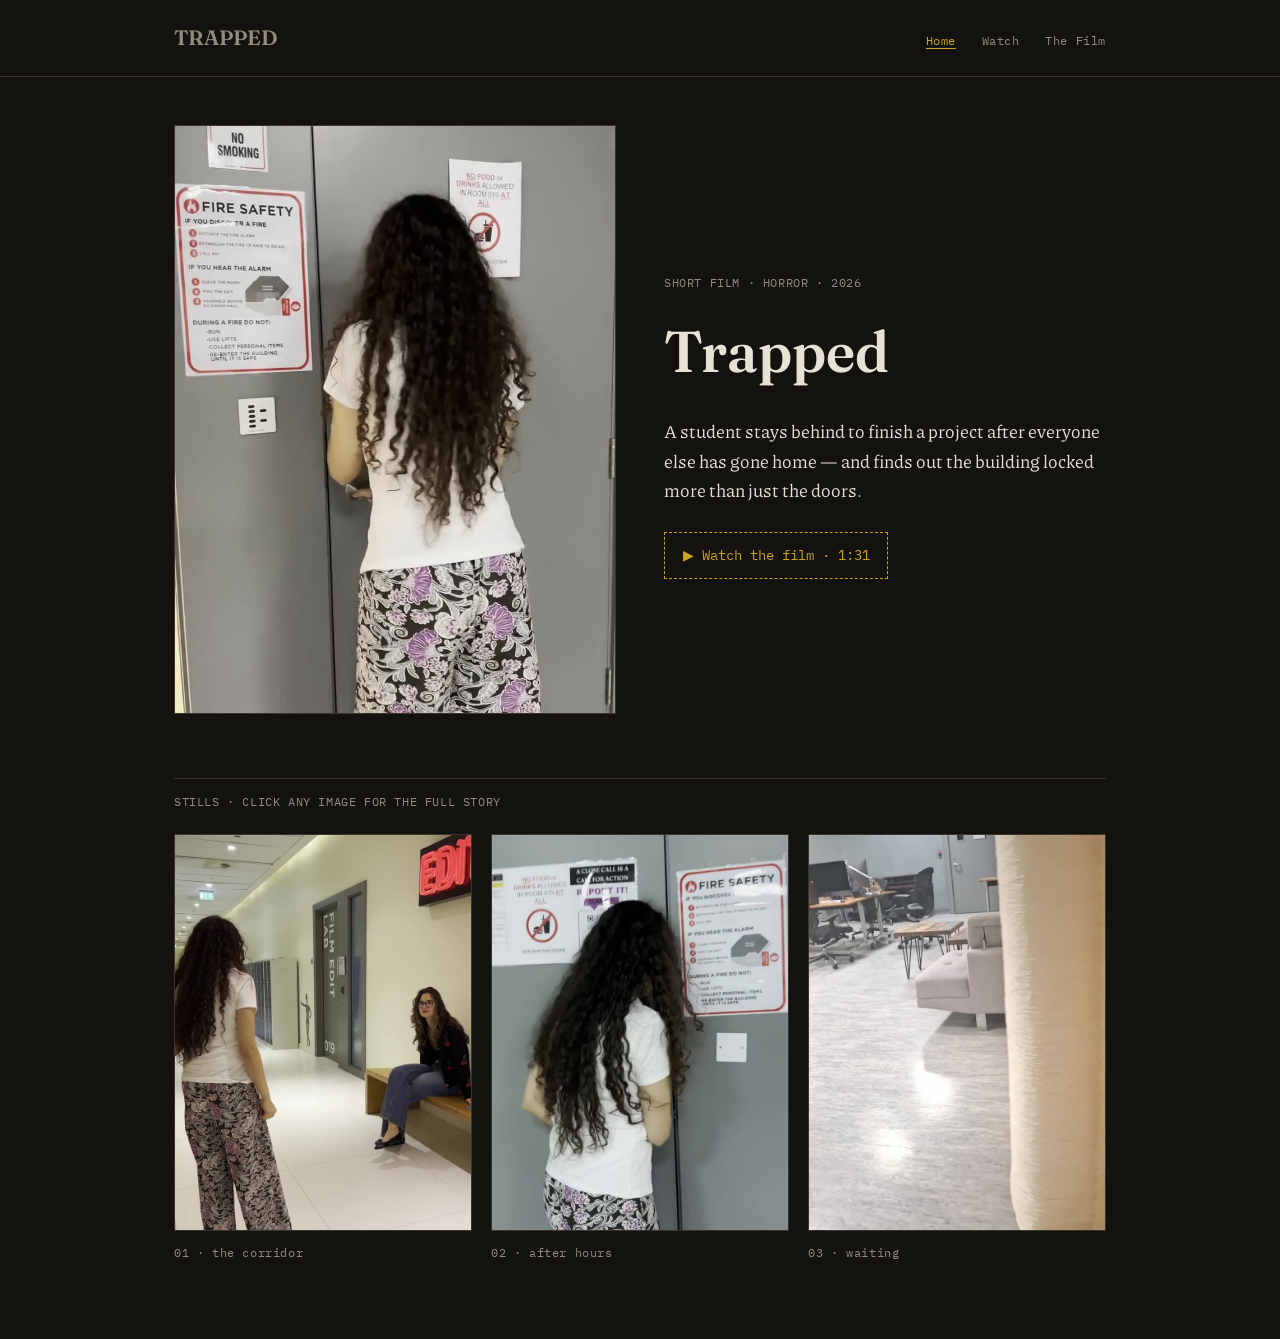
<file: index.html>
<!doctype html>
<html lang="en">
<head>
<meta charset="UTF-8">
<meta name="viewport" content="width=device-width, initial-scale=1.0">
<title>Trapped — a short film</title>
<link rel="preconnect" href="https://fonts.googleapis.com">
<link rel="preconnect" href="https://fonts.gstatic.com" crossorigin>
<link href="https://fonts.googleapis.com/css2?family=Fraunces:opsz,wght@9..144,500;9..144,600&family=IBM+Plex+Mono&family=Piazzolla&display=swap" rel="stylesheet">
<link rel="stylesheet" href="style.css">
</head>
<body>

<nav class="nav">
  <div class="wrap">
    <a class="wordmark" href="index.html">TRAPPED</a>
    <ul>
      <li><a href="index.html" class="active">Home</a></li>
      <li><a href="watch.html">Watch</a></li>
      <li><a href="film.html">The Film</a></li>
    </ul>
  </div>
</nav>

<main class="wrap">

  <section class="hero">
    <div class="hero__poster">
      <img src="assets/poster.jpg" alt="A student standing at a locked door, back to camera, campus safety notices on the wall around her.">
    </div>
    <div>
      <p class="eyebrow">SHORT FILM &middot; HORROR &middot; 2026</p>
      <h1>Trapped</h1>
      <p class="blurb">A student stays behind to finish a project after
      everyone else has gone home &mdash; and finds out the building
      locked more than just the doors.</p>
      <a class="btn-dashed" href="watch.html">&#9654; Watch the film &middot; 1:31</a>
    </div>
  </section>

  <p class="section-label">STILLS &middot; CLICK ANY IMAGE FOR THE FULL STORY</p>
  <div class="thumb-grid">
    <a class="thumb" href="film.html">
      <div class="thumb__img"><img src="assets/still-exit-sign.jpg" alt="Two students in an empty film-lab corridor, a glowing red EDIT sign overhead."></div>
      <p class="thumb__caption">01 &middot; the corridor</p>
    </a>
    <a class="thumb" href="film.html">
      <div class="thumb__img"><img src="assets/still-hallway.jpg" alt="A student facing a locked door, fire-safety signage on the wall."></div>
      <p class="thumb__caption">02 &middot; after hours</p>
    </a>
    <a class="thumb" href="film.html">
      <div class="thumb__img"><img src="assets/still-bench.jpg" alt="An empty lounge, lights still on, no one left inside."></div>
      <p class="thumb__caption">03 &middot; waiting</p>
    </a>
  </div>

</main>



</body>
</html>
</file>
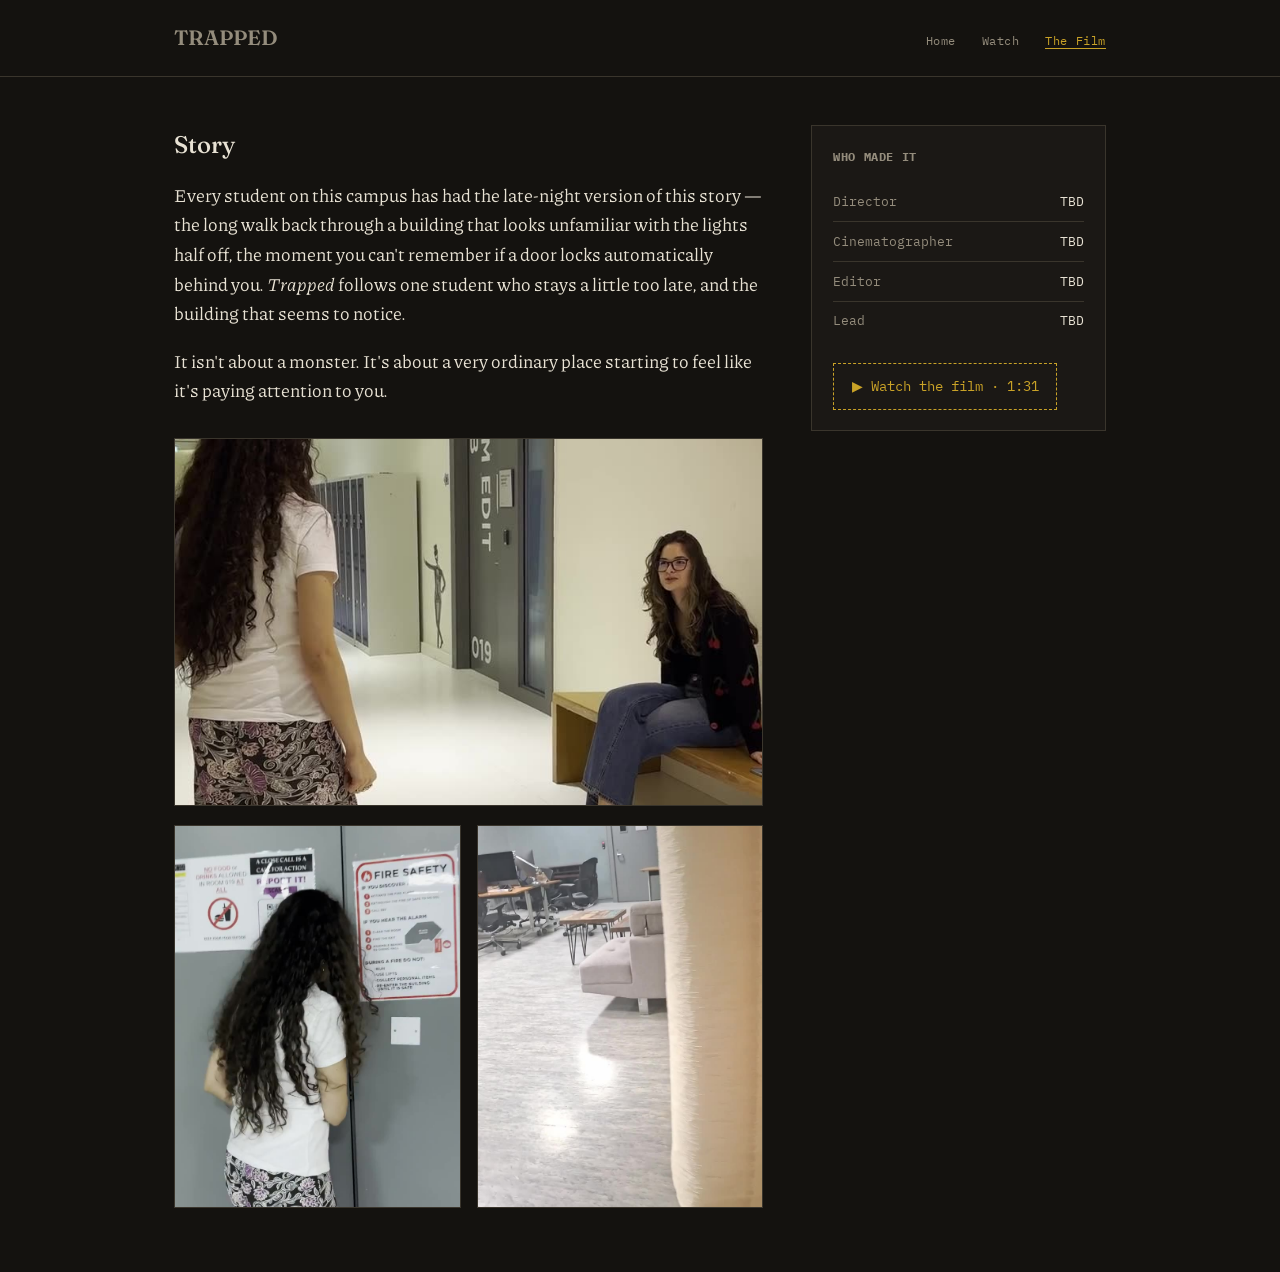
<file: film.html>
<!doctype html>
<html lang="en">
<head>
<meta charset="UTF-8">
<meta name="viewport" content="width=device-width, initial-scale=1.0">
<title>The Film — Trapped</title>
<link rel="preconnect" href="https://fonts.googleapis.com">
<link rel="preconnect" href="https://fonts.gstatic.com" crossorigin>
<link href="https://fonts.googleapis.com/css2?family=Fraunces:opsz,wght@9..144,500;9..144,600&family=IBM+Plex+Mono&family=Piazzolla&display=swap" rel="stylesheet">
<link rel="stylesheet" href="style.css">
</head>
<body>

<nav class="nav">
  <div class="wrap">
    <a class="wordmark" href="index.html">TRAPPED</a>
    <ul>
      <li><a href="index.html">Home</a></li>
      <li><a href="watch.html">Watch</a></li>
      <li><a href="film.html" class="active">The Film</a></li>
    </ul>
  </div>
</nav>

<main class="wrap">

  <div class="story-layout">
    <div class="story">
      <h2>Story</h2>
      <p>Every student on this campus has had the late-night version of
      this story &mdash; the long walk back through a building that looks
      unfamiliar with the lights half off, the moment you can't remember
      if a door locks automatically behind you. <em>Trapped</em> follows
      one student who stays a little too late, and the building that
      seems to notice.</p>
      <p>It isn't about a monster. It's about a very ordinary place
      starting to feel like it's paying attention to you.</p>

      <div class="story-figure">
        <img src="assets/still-exit-sign.jpg" alt="Two students in an empty film-lab corridor, a glowing red EDIT sign overhead.">
      </div>

      <div class="story-figure-row">
        <div class="story-figure">
          <img src="assets/still-hallway.jpg" alt="A student facing a locked door, fire-safety signage on the wall.">
        </div>
        <div class="story-figure">
          <img src="assets/still-bench.jpg" alt="An empty lounge, lights still on, no one left inside.">
        </div>
      </div>
    </div>

    <aside class="sidebar">
      <h3>WHO MADE IT</h3>
      <ul class="roster">
        <li><span class="role">Director</span><span class="name">TBD</span></li>
        <li><span class="role">Cinematographer</span><span class="name">TBD</span></li>
        <li><span class="role">Editor</span><span class="name">TBD</span></li>
        <li><span class="role">Lead</span><span class="name">TBD</span></li>
      </ul>
      <a class="btn-dashed" href="watch.html">&#9654; Watch the film &middot; 1:31</a>
    </aside>
  </div>

</main>


</body>
</html>
</file>
<file: style.css>
:root {
  --bg: #14120f;
  --paper: #1b1815;
  --ink: #e8e2d4;
  --muted: #948c7c;
  --accent: #c9a227;
  --rule: #3a352c;
  --serif: "Fraunces", Georgia, serif;
  --mono: "IBM Plex Mono", monospace;
}

* { box-sizing: border-box; }

body {
  margin: 0;
  background: var(--bg);
  color: var(--ink);
  font-family: "Piazzolla", Georgia, serif;
  font-size: 18px;
  line-height: 1.65;
}

a { color: inherit; }
a:focus-visible { outline: 2px solid var(--accent); outline-offset: 2px; }

.wrap { max-width: 980px; margin: 0 auto; padding: 0 1.5rem; }

/* labels, captions, nav links: small mono text throughout */
.eyebrow, .section-label, .nav ul, .thumb__caption, .player-meta, .sidebar h3 {
  font-family: var(--mono);
  font-size: 0.75rem;
  letter-spacing: 0.05em;
  color: var(--muted);
}

/* headings: serif, bold */
.wordmark, .hero h1, .story h2 {
  font-family: var(--serif);
  font-weight: 600;
}

/* image frames: hero poster, thumbnails, story figures */
.hero__poster, .thumb__img, .story-figure {
  aspect-ratio: 3 / 4;
  overflow: hidden;
  background: var(--paper);
  border: 1px solid var(--rule);
}
.hero__poster img, .thumb__img img, .story-figure img {
  width: 100%; height: 100%; object-fit: cover; display: block;
}
.story-figure { aspect-ratio: 16 / 10; margin: 2rem 0 1.2rem; }
.story-figure-row .story-figure { margin: 0; aspect-ratio: 3 / 4; }

/* ---------- nav ---------- */

.nav { border-bottom: 1px solid var(--rule); padding: 1.3rem 0; margin-bottom: 3rem; }
.nav .wrap { display: flex; align-items: baseline; justify-content: space-between; flex-wrap: wrap; gap: 0.8rem; }
.nav ul { list-style: none; display: flex; gap: 1.6rem; margin: 0; padding: 0; }
.nav a { text-decoration: none; color: var(--muted); }
.nav a:hover { color: var(--ink); }
.nav a.active { color: var(--accent); border-bottom: 1px solid var(--accent); }
.wordmark { font-size: 1.3rem; text-decoration: none; }

/* ---------- buttons ---------- */

.btn-dashed {
  display: inline-block;
  font-family: var(--mono);
  font-size: 0.85rem;
  color: var(--accent);
  text-decoration: none;
  border: 1px dashed var(--accent);
  padding: 0.7rem 1.1rem;
}

/* ---------- home: hero + thumbnails ---------- */

.hero { display: grid; grid-template-columns: 1fr 1fr; gap: 3rem; align-items: center; margin-bottom: 4rem; }
.hero h1 { font-size: clamp(2.6rem, 6vw, 3.6rem); margin: 0 0 1.1rem; }
.hero p.blurb { max-width: 40ch; margin: 0 0 1.6rem; }

.section-label { border-top: 1px solid var(--rule); padding-top: 0.8rem; margin-bottom: 1.4rem; display: block; }
.thumb-grid { display: grid; grid-template-columns: repeat(3, 1fr); gap: 1.2rem; margin-bottom: 4rem; }
.thumb { text-decoration: none; color: var(--ink); display: block; }
.thumb__img { margin-bottom: 0.6rem; }

/* ---------- watch page ---------- */

.player { background: #0b0a08; border: 1px solid var(--rule); margin-bottom: 1.2rem; }
.player video { width: 100%; max-height: 78vh; display: block; margin: 0 auto; }
.player-meta { display: flex; justify-content: space-between; flex-wrap: wrap; gap: 0.8rem; margin-bottom: 3rem; }
.watch-note { max-width: 60ch; margin-bottom: 4rem; }

/* ---------- film / story page ---------- */

.story-layout { display: grid; grid-template-columns: 2fr 1fr; gap: 3rem; margin-bottom: 4rem; }
.story h2 { font-weight: 500; font-size: 1.5rem; margin: 0 0 1rem; }
.story p { margin: 0 0 1.1rem; max-width: 62ch; }
.story-figure-row { display: grid; grid-template-columns: 1fr 1fr; gap: 1rem; }

.sidebar { border: 1px solid var(--rule); background: var(--paper); padding: 1.3rem; align-self: start; }
.sidebar h3 { margin: 0 0 1rem; }

.roster { list-style: none; margin: 0 0 1.4rem; padding: 0; font-family: var(--mono); font-size: 0.8rem; }
.roster li { display: flex; justify-content: space-between; padding: 0.55rem 0; border-bottom: 1px solid var(--rule); }
.roster li:last-child { border-bottom: none; }
.roster .role { color: var(--muted); }
</file>
